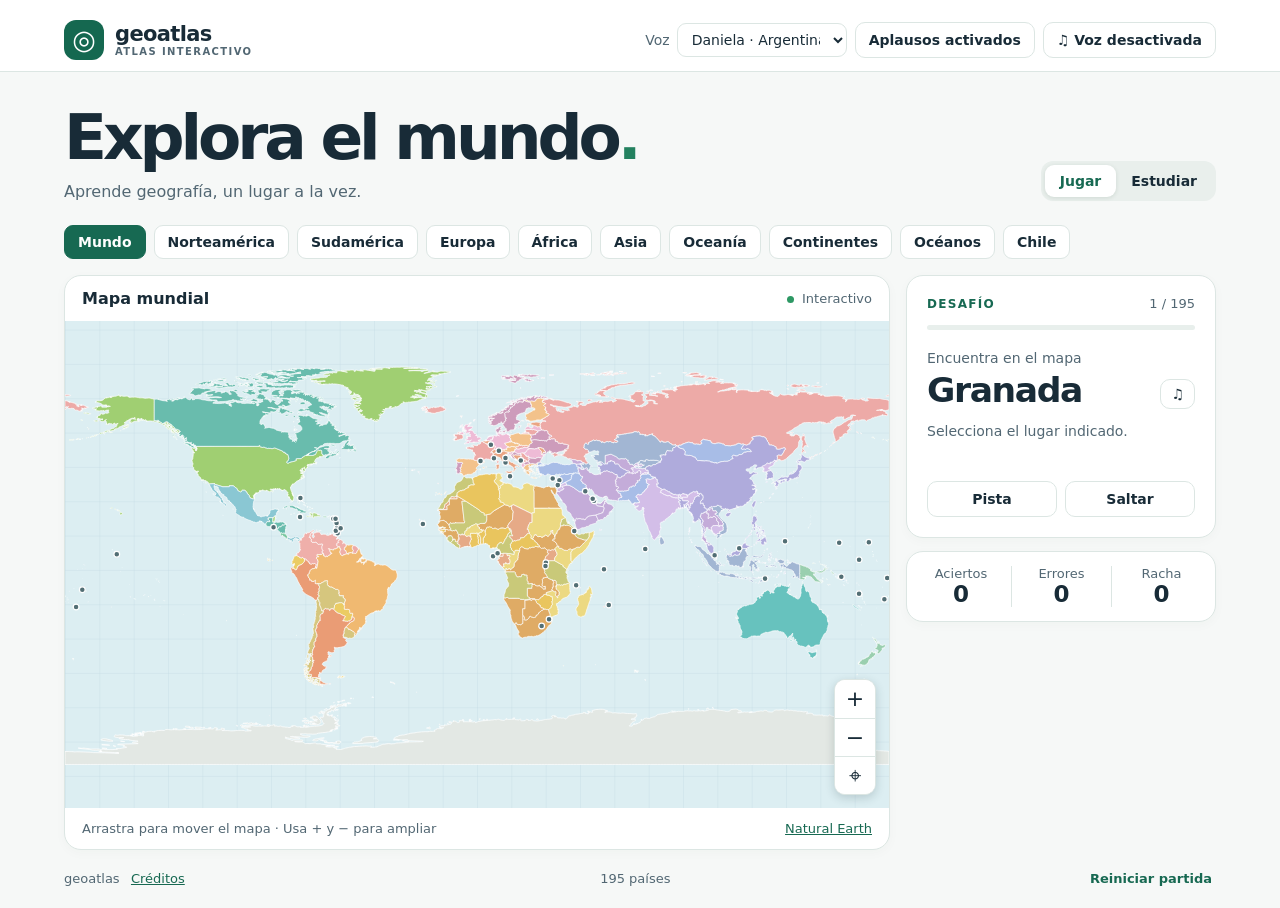
<file: index.html>
<!doctype html>
<html lang="es">
<head>
<meta charset="utf-8">
<meta name="viewport" content="width=device-width, initial-scale=1, viewport-fit=cover">
<meta name="description" content="Aprende a ubicar los países, continentes y océanos del mundo en un mapa interactivo.">
<meta name="theme-color" content="#176952">
<meta name="apple-mobile-web-app-capable" content="yes">
<meta name="apple-mobile-web-app-status-bar-style" content="default">
<meta name="apple-mobile-web-app-title" content="geoatlas">
<link rel="manifest" href="manifest.webmanifest">
<link rel="apple-touch-icon" sizes="180x180" href="geoatlas-180.png">
<title>geoatlas · Explora el mundo</title>
<link rel="stylesheet" href="style.css?v=rios-cursor">
<script defer src="map-data.js"></script>
<script defer src="south-america.js"></script>
<script defer src="chile-map.js"></script>
<script defer src="chile.js"></script>
<script defer src="chile-physical.js"></script><script defer src="chile-pueblos.js"></script>
<script defer src="chile-rivers.js?v=rios-movil"></script>
<script defer src="voice-index.js?v=chile-fisico"></script>
<script defer src="game.js?v=juego-pueblos"></script>
<style>.pueblos-link{display:inline-flex;padding:8px 12px;border-radius:9px;background:#e5f3ed;color:#176952;font-weight:650}</style></head>
<body>
<header class="top"><div class="brand"><span class="logo" aria-hidden="true">◎</span><div><strong>geoatlas</strong><small>ATLAS INTERACTIVO</small></div></div><div class="audio-controls"><label class="voice-picker">Voz <select id="voice"><option value="">Daniela · Argentina</option></select></label><button id="effects" aria-pressed="true">Aplausos activados</button><button id="audio" aria-pressed="false">♫ <span>Voz desactivada</span></button></div></header>
<main>
  <div class="intro"><div><h1>Explora el mundo<span>.</span></h1><p>Aprende geografía, un lugar a la vez.</p></div><div class="tabs" aria-label="Modo de juego"><button id="quiz" aria-pressed="true">Jugar</button><button id="study" aria-pressed="false">Estudiar</button></div></div>
  <nav id="regions" aria-label="Ámbito de juego"></nav>
  <div id="south-menu" class="south-menu" hidden>
    <div class="south-tabs" role="group" aria-label="Contenido de Sudamérica"><button id="south-countries" aria-pressed="true">Países</button><button id="south-physical" aria-pressed="false">Geografía física</button></div>
    <button id="open-chile">Chile</button>
    <label id="physical-picker" hidden>Tema <select id="physical-category"></select></label>
  </div>
  <div id="chile-menu" class="chile-menu" hidden>
    <label>Practicar <select id="chile-category"></select></label>
    <label id="chile-filter-label" hidden>Región <select id="chile-filter"><option value="">Todas</option></select></label>
    <button id="rapa-nui">Ver Rapa Nui</button>
    <a class="pueblos-link" href="pueblos-originarios.html">Pueblos originarios</a>
  </div>
  <p id="chile-reference-note" hidden></p>
  <div class="layout">
    <section class="map-card" aria-label="Mapa interactivo">
      <div class="map-header"><strong id="map-title">Mapa mundial</strong><span><i></i> Interactivo</span></div>
      <div class="stage">
        <svg id="map" aria-label="Mapa para seleccionar lugares" viewBox="0 0 360 153">
          <defs><pattern id="grid" width="15" height="15" patternUnits="userSpaceOnUse"><path d="M15 0H0V15" fill="none" stroke="#b9d4dc" stroke-width=".24"/></pattern></defs>
          <rect x="-500" y="-500" width="1400" height="1200" fill="#dceef2"/>
          <rect x="-500" y="-500" width="1400" height="1200" fill="url(#grid)"/>
          <g id="waters"></g><g id="lands"></g><g id="chile-shapes"></g><g id="chile-rivers"></g><g id="markers"></g>
        </svg>
        <div class="zoom" aria-label="Controles del mapa"><button id="zoom-in" aria-label="Acercar">+</button><button id="zoom-out" aria-label="Alejar">−</button><button id="reset" aria-label="Centrar mapa">⌖</button></div>
      </div>
      <div class="map-footer"><span>Arrastra para mover el mapa · Usa + y − para ampliar</span><a href="https://www.naturalearthdata.com/" target="_blank" rel="noopener">Natural Earth</a><a id="chile-attribution" hidden href="https://www.geoboundaries.org/" target="_blank" rel="noopener">geoBoundaries · © OpenStreetMap</a></div>
    </section>
    <aside>
      <section class="question">
        <div class="question-top"><strong id="mode-label">DESAFÍO</strong><span id="step"></span></div>
        <div class="progress"><div id="bar"></div></div>
        <div class="prompt"><p id="instruction"></p><h2 id="target"></h2><button id="speak" aria-label="Escuchar nombre" title="Escuchar nombre">♫</button></div>
        <p id="feedback" role="status"></p>
        <div class="actions"><button id="hint">Pista</button><button id="skip">Saltar</button></div>
        <button id="restart" class="primary" hidden>Jugar de nuevo</button>
      </section>
      <section class="stats" aria-label="Resultados">
        <div><span>Aciertos</span><strong id="correct">0</strong></div><div><span>Errores</span><strong id="errors">0</strong></div><div><span>Racha</span><strong id="streak">0</strong></div>
      </section>
    </aside>
  </div>
  <footer><span>geoatlas <a class="data-credit" href="credits.html">Créditos</a></span><span id="scope"></span><button id="new-round">Reiniciar partida</button></footer>
</main>
</body>
</html>
</file>
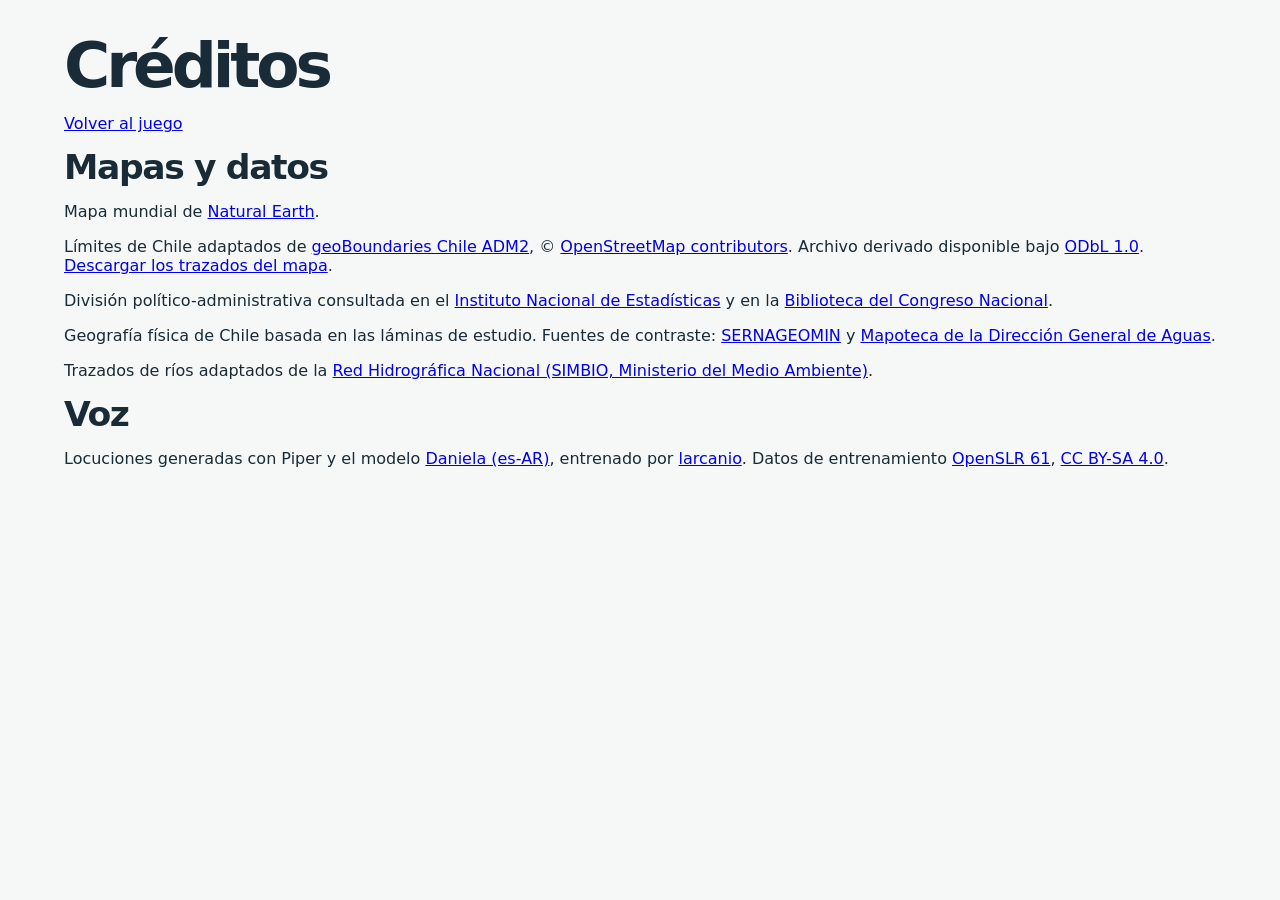
<file: credits.html>
<!doctype html>
<html lang="es">
<meta charset="utf-8">
<meta name="viewport" content="width=device-width,initial-scale=1">
<title>Créditos · geoatlas</title>
<link rel="stylesheet" href="style.css?v=chile-voz">
<main>
<h1>Créditos</h1>
<p><a href="./">Volver al juego</a></p>
<h2>Mapas y datos</h2>
<p>Mapa mundial de <a href="https://www.naturalearthdata.com/">Natural Earth</a>.</p>
<p>Límites de Chile adaptados de <a href="https://www.geoboundaries.org/api/current/gbOpen/CHL/ADM2/">geoBoundaries Chile ADM2</a>, © <a href="https://www.openstreetmap.org/copyright">OpenStreetMap contributors</a>. Archivo derivado disponible bajo <a href="https://opendatacommons.org/licenses/odbl/1-0/">ODbL 1.0</a>. <a href="chile-map.js">Descargar los trazados del mapa</a>.</p>
<p>División político-administrativa consultada en el <a href="https://www.ine.gob.cl/docs/default-source/geodatos-abiertos/publicaciones/division-politica-administrativa/dpa-2018/presentaci%C3%B3n.pdf">Instituto Nacional de Estadísticas</a> y en la <a href="https://www.bcn.cl/siit/nuestropais/nuestropais/div_pol-adm.htm">Biblioteca del Congreso Nacional</a>.</p>
<p>Geografía física de Chile basada en las láminas de estudio. Fuentes de contraste: <a href="https://www.sernageomin.cl/">SERNAGEOMIN</a> y <a href="https://dga.mop.gob.cl/mapoteca-digital/">Mapoteca de la Dirección General de Aguas</a>.</p><p>Trazados de ríos adaptados de la <a href="https://arcgis.mma.gob.cl/server/rest/services/SIMBIO/SIMBIO_HIDROGRAFIA/MapServer/0">Red Hidrográfica Nacional (SIMBIO, Ministerio del Medio Ambiente)</a>.</p><h2>Voz</h2>
<p>Locuciones generadas con Piper y el modelo <a href="https://huggingface.co/rhasspy/piper-voices/tree/main/es/es_AR/daniela/high">Daniela (es-AR)</a>, entrenado por <a href="https://huggingface.co/larcanio/piper-voices">larcanio</a>. Datos de entrenamiento <a href="https://www.openslr.org/61/">OpenSLR 61</a>, <a href="https://creativecommons.org/licenses/by-sa/4.0/">CC BY-SA 4.0</a>.</p>
</main>
</html>
</file>
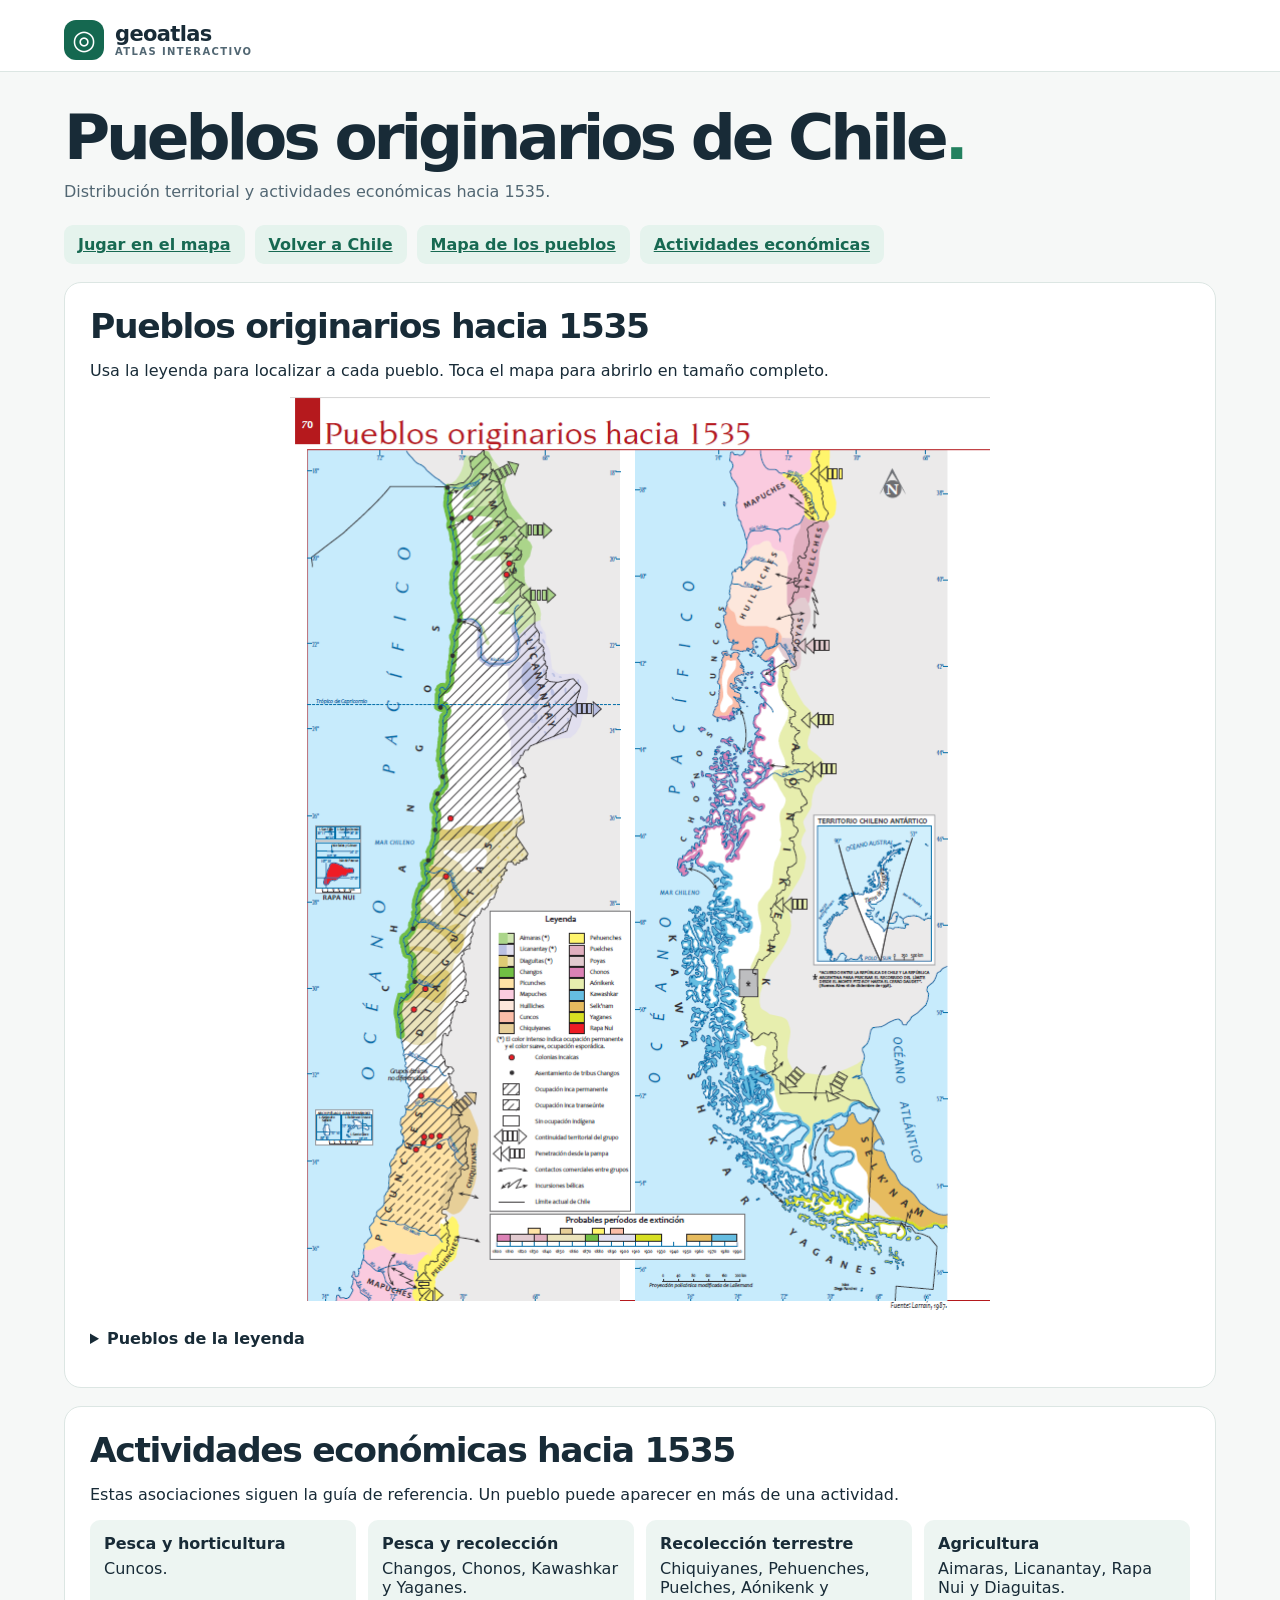
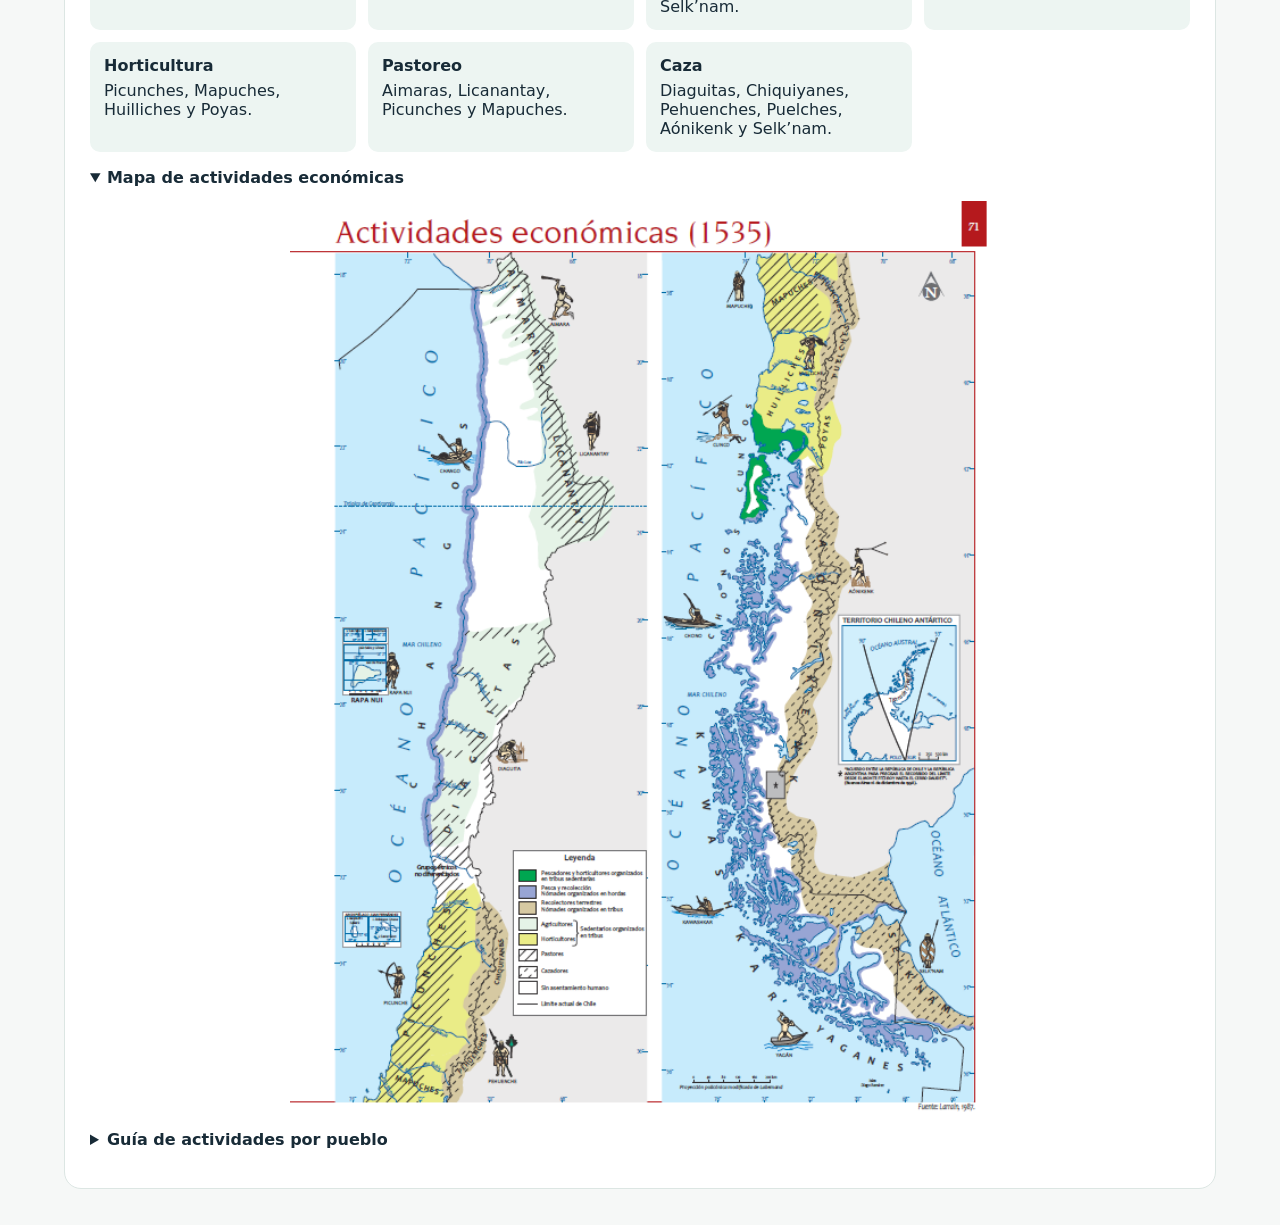
<file: pueblos-originarios.html>
<!doctype html>
<html lang="es">
<head>
<meta charset="utf-8">
<meta name="viewport" content="width=device-width, initial-scale=1">
<title>Pueblos originarios de Chile · GeoAtlas</title>
<link rel="stylesheet" href="style.css?v=rios-cursor">
<style>
.study-nav{display:flex;flex-wrap:wrap;gap:10px;margin:16px 0}
.study-nav a{display:inline-flex;padding:10px 14px;border-radius:9px;background:#e5f3ed;color:#176952;font-weight:650}
.study-panel{margin:18px 0;padding:clamp(14px,3vw,25px);background:white;border:1px solid var(--line);border-radius:17px}
.study-panel h2{margin-top:0}
.study-panel img{display:block;width:100%;height:auto;max-width:700px;margin:auto}
.study-panel dl{display:grid;grid-template-columns:repeat(auto-fit,minmax(min(100%,230px),1fr));gap:12px}
.study-panel dl div{padding:14px;background:#edf5f2;border-radius:10px}
.study-panel dt{font-weight:700}
.study-panel dd{margin:6px 0 0}
.study-panel summary{cursor:pointer;font-weight:650;margin:14px 0}
</style>
</head>
<body>
<header class="top"><div class="brand"><span class="logo" aria-hidden="true">◎</span><div><strong>geoatlas</strong><small>ATLAS INTERACTIVO</small></div></div></header>
<main>
<div class="intro"><div><h1>Pueblos originarios de Chile<span>.</span></h1><p>Distribución territorial y actividades económicas hacia 1535.</p></div></div>
<nav class="study-nav" aria-label="Contenido del apartado">
<a href="./?region=chile&amp;tema=pueblos">Jugar en el mapa</a><a href="./?region=chile">Volver a Chile</a><a href="#territorios">Mapa de los pueblos</a><a href="#actividades">Actividades económicas</a>
</nav>
<section id="territorios" class="study-panel">
<h2>Pueblos originarios hacia 1535</h2>
<p>Usa la leyenda para localizar a cada pueblo. Toca el mapa para abrirlo en tamaño completo.</p>
<a href="pueblos-mapa.png"><img src="pueblos-mapa.png" alt="Mapa histórico de Chile hacia 1535 con la distribución territorial de sus pueblos originarios y un recuadro de Rapa Nui."></a>
<details><summary>Pueblos de la leyenda</summary><p>Aimaras, Licanantay, Diaguitas, Changos, Picunches, Mapuches, Huilliches, Cuncos, Chiquiyanes, Pehuenches, Puelches, Poyas, Chonos, Aónikenk, Kawashkar, Selk’nam, Yaganes y Rapa Nui.</p></details>
</section>
<section id="actividades" class="study-panel">
<h2>Actividades económicas hacia 1535</h2>
<p>Estas asociaciones siguen la guía de referencia. Un pueblo puede aparecer en más de una actividad.</p>
<dl>
<div><dt>Pesca y horticultura</dt><dd>Cuncos.</dd></div>
<div><dt>Pesca y recolección</dt><dd>Changos, Chonos, Kawashkar y Yaganes.</dd></div>
<div><dt>Recolección terrestre</dt><dd>Chiquiyanes, Pehuenches, Puelches, Aónikenk y Selk’nam.</dd></div>
<div><dt>Agricultura</dt><dd>Aimaras, Licanantay, Rapa Nui y Diaguitas.</dd></div>
<div><dt>Horticultura</dt><dd>Picunches, Mapuches, Huilliches y Poyas.</dd></div>
<div><dt>Pastoreo</dt><dd>Aimaras, Licanantay, Picunches y Mapuches.</dd></div>
<div><dt>Caza</dt><dd>Diaguitas, Chiquiyanes, Pehuenches, Puelches, Aónikenk y Selk’nam.</dd></div>
</dl>
<details open><summary>Mapa de actividades económicas</summary><a href="pueblos-economia.png"><img loading="lazy" src="pueblos-economia.png" alt="Mapa de Chile con la distribución de actividades económicas de los pueblos originarios hacia 1535."></a></details>
<details><summary>Guía de actividades por pueblo</summary><a href="pueblos-guia.png"><img loading="lazy" src="pueblos-guia.png" alt="Guía visual que relaciona cada actividad económica con los pueblos que la practicaban."></a></details>
</section>
</main>
</body>
</html>
</file>
<file: style.css>
:root{font-family:Inter,Segoe UI,system-ui,sans-serif;color:#182b37;background:#f6f8f7;--green:#176952;--muted:#526773;--line:#dce6e3}
*{box-sizing:border-box}body{margin:0}button,a{-webkit-tap-highlight-color:transparent}button{font:inherit;cursor:pointer;color:inherit}button:focus-visible,a:focus-visible{outline:3px solid #02877b;outline-offset:3px}button[hidden]{display:none!important}
.top{height:72px;padding:0 max(5vw,20px);display:flex;justify-content:space-between;align-items:center;background:#fff;border-bottom:1px solid var(--line)}.brand{display:flex;gap:11px;align-items:center}.logo{background:#156850;color:#fff;display:grid;place-items:center;width:40px;height:40px;border-radius:12px;font-size:27px}.brand strong{display:block;font-size:21px;letter-spacing:-.65px}.brand small{display:block;font-size:10px;letter-spacing:1.4px;font-weight:750;color:var(--muted)}.top button,.actions button,#speak{background:white;border:1px solid var(--line);border-radius:10px;padding:9px 13px;font-weight:650;font-size:14px}
main{max-width:1510px;margin:auto;padding:34px max(5vw,20px) 18px}.intro{display:flex;align-items:end;justify-content:space-between;gap:14px;margin-bottom:24px}h1{font-size:clamp(35px,5vw,63px);line-height:1.02;letter-spacing:-.065em;margin:0;font-weight:820}h1 span{color:#23815f}.intro p{margin:12px 0 0;color:var(--muted)}.tabs{padding:4px;background:#e9efec;border-radius:12px;display:flex}.tabs button{background:transparent;border:0;border-radius:9px;padding:8px 15px;font-weight:650;font-size:14px}.tabs [aria-pressed=true]{background:white;color:var(--green);box-shadow:0 1px 4px #193f2420}
nav{display:flex;flex-wrap:wrap;gap:8px;margin-bottom:16px}nav button{background:#fff;border:1px solid var(--line);border-radius:9px;padding:8px 13px;font-weight:650;font-size:14px}nav button[aria-pressed=true],.primary{background:var(--green);color:#fff;border-color:var(--green)}
.layout{display:grid;grid-template-columns:minmax(0,1fr) minmax(255px,310px);gap:16px;align-items:start}.map-card,.question,.stats{background:white;border:1px solid var(--line);border-radius:17px;overflow:hidden;box-shadow:0 3px 12px #14392b07}.map-header,.map-footer{display:flex;justify-content:space-between;align-items:center;gap:12px;padding:13px 17px}.map-header span,.map-footer,footer{color:var(--muted);font-size:13px}.map-header i{display:inline-block;width:7px;height:7px;background:#2d9864;border-radius:50%;margin-right:4px}.stage{position:relative;height:clamp(330px,38vw,535px);background:#dceef2;overflow:hidden}.stage svg{width:100%;height:100%;display:block;touch-action:none;cursor:grab;user-select:none}.stage svg.dragging{cursor:grabbing}.zoom{position:absolute;bottom:13px;right:13px;display:grid;background:white;border:1px solid var(--line);border-radius:11px;overflow:hidden;box-shadow:0 3px 10px #213c4130}.zoom button{width:40px;height:38px;border:0;background:white;font-size:22px}.zoom button+button{border-top:1px solid var(--line)}.zoom button:hover,.actions button:hover,#speak:hover{background:#eaf5ef}.map-footer a{color:var(--green)}
.land{stroke:#fff;stroke-width:.7;vector-effect:non-scaling-stroke;fill-rule:evenodd}.interactive{cursor:pointer}.interactive:not(.river-channel):hover,.interactive:not(.river-channel):focus-visible{fill:#52a98b;outline:none;stroke:#124c4e;stroke-width:1.5}.water{fill:#d1e7ed;stroke:#9abecb;stroke-width:1;vector-effect:non-scaling-stroke}.water:nth-child(even){fill:#c6e0e9}.dot{fill:#526e74;stroke:white;stroke-width:1.2;vector-effect:non-scaling-stroke}.correct{fill:#2b9c68!important}.wrong{fill:#dd7b70!important}.revealed{fill:#efbd66!important}
aside{display:grid;gap:13px}.question{padding:20px}.question-top{display:flex;justify-content:space-between;align-items:center;font-size:13px;color:var(--muted);gap:8px}.question-top strong{font-size:12px;letter-spacing:1.3px;color:var(--green)}.progress{height:5px;background:#e8efec;border-radius:5px;margin:14px 0 20px;overflow:hidden}.progress div{height:100%;background:#3b9d78;transition:width .22s}.prompt{position:relative;padding-right:44px}.prompt p{margin:0 0 6px;color:var(--muted);font-size:14px}h2{margin:0;font-size:clamp(23px,2.7vw,36px);line-height:1.07;letter-spacing:-.04em;overflow-wrap:anywhere}#speak{position:absolute;right:0;bottom:0;padding:6px 10px}#feedback{min-height:44px;margin:14px 0;color:var(--muted);font-size:14px}.actions{display:flex;gap:8px}.actions button,.primary{flex:1}.primary{border:0;border-radius:9px;padding:10px 14px;width:100%;font-weight:700}.stats{display:grid;grid-template-columns:repeat(3,1fr);padding:14px 4px;text-align:center}.stats div+div{border-left:1px solid var(--line)}.stats span{display:block;font-size:13px;color:var(--muted)}.stats strong{display:block;font-size:23px}footer{display:flex;align-items:center;justify-content:space-between;gap:10px;margin-top:17px}footer button{background:transparent;border:0;color:var(--green);padding:4px;font-size:inherit;font-weight:650}
@media(max-width:800px){main{padding-top:24px}.layout{grid-template-columns:1fr;gap:12px}.layout aside{grid-row:1;grid-template-columns:minmax(0,1fr) auto}.question{padding:12px}.progress{margin:8px 0 10px}#feedback{min-height:0;margin:8px 0}.stats{align-content:center;grid-template-columns:1fr;gap:7px;padding:9px 12px}.stats div+div{border:0}.stats strong{font-size:16px}.stage{height:clamp(270px,55vw,430px)}}
@media(max-width:420px){.intro{align-items:start;flex-direction:column}.map-footer{font-size:11px}.top{height:59px}nav button{padding:6px 9px}}
.interactive:hover .land,.interactive:focus-visible .land{fill:#52a98b}.correct .land{fill:#2b9c68}.wrong .land{fill:#dd7b70}.revealed .land{fill:#efbd66}
.south-menu{display:flex;align-items:center;flex-wrap:wrap;gap:12px;margin:0 0 15px}.south-menu[hidden],#physical-picker[hidden]{display:none}.south-tabs{display:flex;background:#e9efec;border-radius:11px;padding:4px}.south-tabs button{background:transparent;border:0;border-radius:8px;padding:7px 12px;font-size:14px;font-weight:650}.south-tabs button[aria-pressed=true]{background:white;color:var(--green);box-shadow:0 1px 4px #193f2420}#physical-picker{display:flex;align-items:center;gap:8px;font-size:14px;color:var(--muted)}#physical-category{font:inherit;color:#182b37;padding:7px 10px;border:1px solid var(--line);border-radius:8px;background:white}.physical-dot{fill:#174a62;stroke:#fff;stroke-width:2;vector-effect:non-scaling-stroke}.physical-dot:hover,.physical-dot:focus-visible{fill:#478c9b;stroke-width:3}
.audio-controls,.chile-menu{display:flex;align-items:center;flex-wrap:wrap;gap:8px}
.voice-picker,.chile-menu label{display:flex;align-items:center;gap:7px;font-size:14px;color:var(--muted)}
.voice-picker select,.chile-menu select,.chile-menu button,#open-chile{font:inherit;color:#182b37;background:white;border:1px solid var(--line);border-radius:9px;padding:7px 10px}
.voice-picker select{max-width:170px}.chile-menu{margin-bottom:15px;gap:12px}.chile-menu select{max-width:min(270px,65vw)}
.chile-menu[hidden],.chile-menu [hidden],.voice-picker[hidden],#chile-attribution[hidden]{display:none}
#chile-attribution{margin-left:auto}.chile-shape{stroke:#fff;stroke-width:.75}
#map.chile-map .land:not(.chile-shape){opacity:.5}
#map .water{fill:var(--water-fill,#c7e4ef)}
@media(max-width:800px){.top{height:auto;min-height:72px;padding-top:8px;padding-bottom:8px;gap:9px;flex-wrap:wrap}.top .audio-controls{gap:5px}.top button{padding:6px 8px;font-size:13px}.voice-picker select{max-width:130px}}
.data-credit{color:var(--green);margin-left:.45rem}
#chile-reference-note{color:var(--muted);font-size:.88rem;margin:-4px 0 12px}
.physical-dot.correct{fill:#2b9c68!important}
.physical-dot.wrong{fill:#dd7b70!important}
.physical-dot.revealed{fill:#efbd66!important}
.river-channel .river-line,.river-channel .river-hit{fill:none;stroke-linecap:round;stroke-linejoin:round}
.river-channel .river-line{stroke:#146994;stroke-width:calc(2.5px * var(--river-unit,1));pointer-events:none}
.river-channel .river-hit{stroke:transparent;stroke-width:calc(13px * var(--river-unit,1));pointer-events:stroke}
.river-channel{cursor:pointer;fill:none;stroke:none}
.river-channel:focus-visible{outline:none}
.river-channel:focus-visible .river-line{stroke:#064764;stroke-width:calc(3px * var(--river-unit,1))}
.river-channel.correct .river-line{stroke:#0d7556;stroke-width:calc(4px * var(--river-unit,1))}
.river-channel.wrong .river-line{stroke:#bd463b;stroke-width:calc(4px * var(--river-unit,1))}
.river-channel.revealed .river-line{stroke:#a36200;stroke-width:calc(4.5px * var(--river-unit,1))}
@supports (padding: env(safe-area-inset-top)){
  .top{padding-top:max(8px,env(safe-area-inset-top));padding-left:max(5vw,20px,env(safe-area-inset-left));padding-right:max(5vw,20px,env(safe-area-inset-right))}
  main{padding-left:max(5vw,20px,env(safe-area-inset-left));padding-right:max(5vw,20px,env(safe-area-inset-right));padding-bottom:max(18px,env(safe-area-inset-bottom))}
}
@media(pointer:coarse){
  .zoom button{min-width:44px;min-height:44px}
  .top select,.chile-menu select,#physical-category{font-size:16px}
}
</file>
